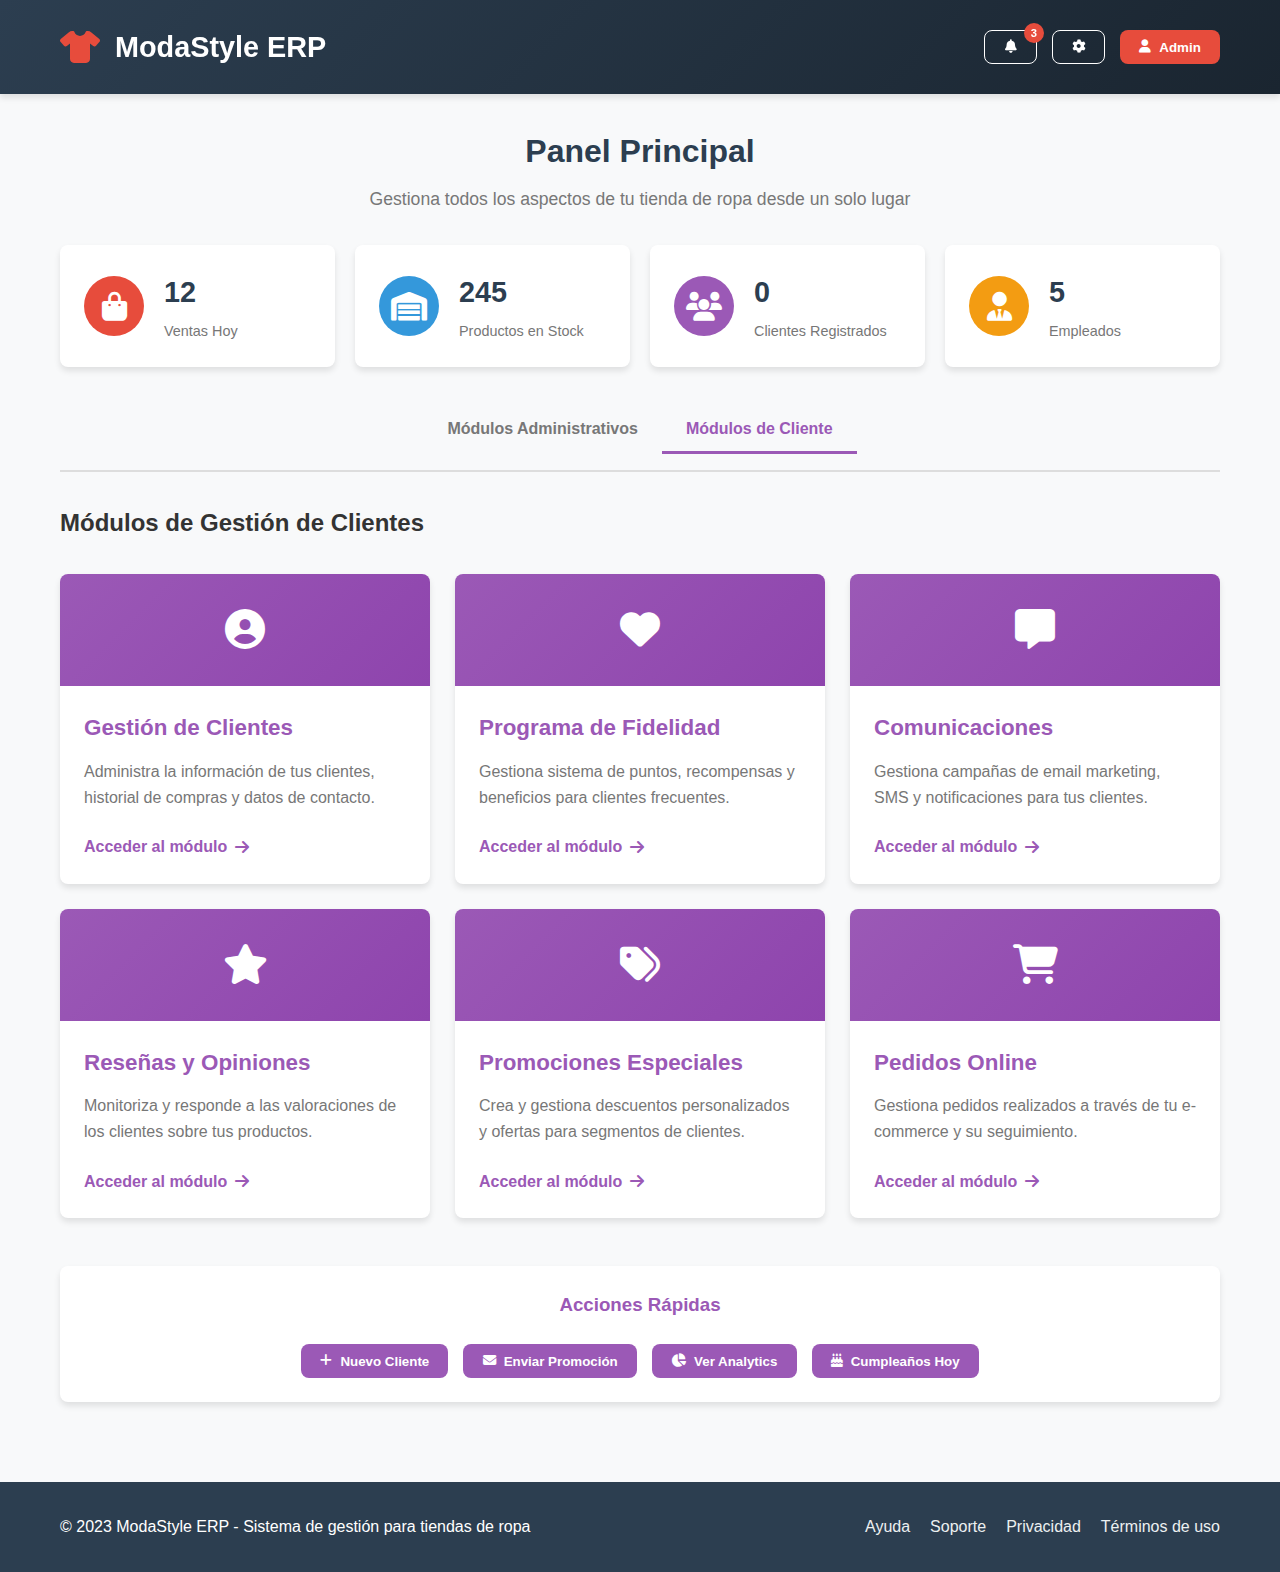
<file: index.html>
<!DOCTYPE html>
<html lang="es">
<head>
    <meta charset="UTF-8">
    <meta name="viewport" content="width=device-width, initial-scale=1.0">
    <title>ModaStyle ERP - Sistema de Gestión para Tiendas de Ropa</title>
    <link rel="stylesheet" href="styles.css">
    <link rel="stylesheet" href="https://cdnjs.cloudflare.com/ajax/libs/font-awesome/6.4.0/css/all.min.css">
</head>
<body>
    <header>
        <div class="container">
            <div class="header-content">
                <div class="logo">
                    <i class="fas fa-tshirt"></i>
                    <h1>ModaStyle ERP</h1>
                </div>
                <div class="user-actions">
                    <button class="btn btn-outline" id="notifications-btn">
                        <i class="fas fa-bell"></i>
                        <span class="notification-badge">3</span>
                    </button>
                    <button class="btn btn-outline" id="settings-btn">
                        <i class="fas fa-cog"></i>
                    </button>
                    <button class="btn btn-primary" id="user-btn">
                        <i class="fas fa-user"></i> <span id="username">Admin</span>
                    </button>
                </div>
            </div>
        </div>
    </header>

    <main class="main-content">
        <div class="container">
            <section class="dashboard-header">
                <h2>Panel Principal</h2>
                <p>Gestiona todos los aspectos de tu tienda de ropa desde un solo lugar</p>
            </section>

            <section class="stats-container">
                <div class="stat-card">
                    <div class="stat-icon sales">
                        <i class="fas fa-shopping-bag"></i>
                    </div>
                    <div class="stat-info">
                        <h3 id="sales-today">0</h3>
                        <p>Ventas Hoy</p>
                    </div>
                </div>
                <div class="stat-card">
                    <div class="stat-icon inventory">
                        <i class="fas fa-warehouse"></i>
                    </div>
                    <div class="stat-info">
                        <h3 id="products-stock">0</h3>
                        <p>Productos en Stock</p>
                    </div>
                </div>
                <div class="stat-card">
                    <div class="stat-icon clients">
                        <i class="fas fa-users"></i>
                    </div>
                    <div class="stat-info">
                        <h3 id="clients-count">0</h3>
                        <p>Clientes Registrados</p>
                    </div>
                </div>
                <div class="stat-card">
                    <div class="stat-icon employees">
                        <i class="fas fa-user-tie"></i>
                    </div>
                    <div class="stat-info">
                        <h3 id="employees-count">0</h3>
                        <p>Empleados</p>
                    </div>
                </div>
            </section>

            <div class="tabs">
                <button class="tab-btn" id="admin-tab">Módulos Administrativos</button>
                <button class="tab-btn active" id="client-tab">Módulos de Cliente</button>
            </div>

            <section id="client-modules" class="tab-content active">
                <h2>Módulos de Gestión de Clientes</h2>
                <div class="modules-grid">
                    <div class="module-card client-module">
                        <div class="module-icon">
                            <i class="fas fa-user-circle"></i>
                        </div>
                        <div class="module-content">
                            <h3>Gestión de Clientes</h3>
                            <p>Administra la información de tus clientes, historial de compras y datos de contacto.</p>
                            <a href="#" class="module-link" data-module="clientes" id="manage-clients-btn">
                                Acceder al módulo <i class="fas fa-arrow-right"></i>
                            </a>
                        </div>
                    </div>
                    <div class="module-card client-module">
                        <div class="module-icon">
                            <i class="fas fa-heart"></i>
                        </div>
                        <div class="module-content">
                            <h3>Programa de Fidelidad</h3>
                            <p>Gestiona sistema de puntos, recompensas y beneficios para clientes frecuentes.</p>
                            <a href="#" class="module-link" data-module="fidelidad">
                                Acceder al módulo <i class="fas fa-arrow-right"></i>
                            </a>
                        </div>
                    </div>
                    <div class="module-card client-module">
                        <div class="module-icon">
                            <i class="fas fa-comment-alt"></i>
                        </div>
                        <div class="module-content">
                            <h3>Comunicaciones</h3>
                            <p>Gestiona campañas de email marketing, SMS y notificaciones para tus clientes.</p>
                            <a href="#" class="module-link" data-module="comunicaciones">
                                Acceder al módulo <i class="fas fa-arrow-right"></i>
                            </a>
                        </div>
                    </div>
                    <div class="module-card client-module">
                        <div class="module-icon">
                            <i class="fas fa-star"></i>
                        </div>
                        <div class="module-content">
                            <h3>Reseñas y Opiniones</h3>
                            <p>Monitoriza y responde a las valoraciones de los clientes sobre tus productos.</p>
                            <a href="#" class="module-link" data-module="resenas">
                                Acceder al módulo <i class="fas fa-arrow-right"></i>
                            </a>
                        </div>
                    </div>
                    <div class="module-card client-module">
                        <div class="module-icon">
                            <i class="fas fa-tags"></i>
                        </div>
                        <div class="module-content">
                            <h3>Promociones Especiales</h3>
                            <p>Crea y gestiona descuentos personalizados y ofertas para segmentos de clientes.</p>
                            <a href="#" class="module-link" data-module="promociones">
                                Acceder al módulo <i class="fas fa-arrow-right"></i>
                            </a>
                        </div>
                    </div>
                    <div class="module-card client-module">
                        <div class="module-icon">
                            <i class="fas fa-shopping-cart"></i>
                        </div>
                        <div class="module-content">
                            <h3>Pedidos Online</h3>
                            <p>Gestiona pedidos realizados a través de tu e-commerce y su seguimiento.</p>
                            <a href="#" class="module-link" data-module="pedidos">
                                Acceder al módulo <i class="fas fa-arrow-right"></i>
                            </a>
                        </div>
                    </div>
                </div>
                
                <!-- Sección para mostrar clientes (inicialmente oculta) -->
                <div id="clients-management-section" style="display: none;">
                    <div class="section-header">
                        <h3>Gestión de Clientes</h3>
                        <button class="btn btn-primary" id="add-client-btn">
                            <i class="fas fa-plus"></i> Nuevo Cliente
                        </button>
                    </div>
                    
                    <div class="filters">
                        <input type="text" id="client-search" placeholder="Buscar clientes...">
                        <select id="client-filter">
                            <option value="all">Todos los clientes</option>
                            <option value="active">Solo activos</option>
                            <option value="inactive">Solo inactivos</option>
                        </select>
                    </div>
                    
                    <div class="table-container">
                        <table id="clients-table">
                            <thead>
                                <tr>
                                    <th>Nombre</th>
                                    <th>Email</th>
                                    <th>Teléfono</th>
                                    <th>Puntos</th>
                                    <th>Estado</th>
                                    <th>Acciones</th>
                                </tr>
                            </thead>
                            <tbody id="clients-list">
                                <!-- Los clientes se cargarán aquí dinámicamente -->
                            </tbody>
                        </table>
                    </div>
                </div>
                
                <div class="quick-actions">
                    <h3>Acciones Rápidas</h3>
                    <div class="actions-container">
                        <button class="btn btn-client" id="new-client-btn">
                            <i class="fas fa-plus"></i> Nuevo Cliente
                        </button>
                        <button class="btn btn-client" id="send-promo-btn">
                            <i class="fas fa-envelope"></i> Enviar Promoción
                        </button>
                        <button class="btn btn-client" id="analytics-btn">
                            <i class="fas fa-chart-pie"></i> Ver Analytics
                        </button>
                        <button class="btn btn-client" id="birthdays-btn">
                            <i class="fas fa-birthday-cake"></i> Cumpleaños Hoy
                        </button>
                    </div>
                </div>
            </section>

            <section id="admin-modules" class="tab-content">
                <h2>Módulos Administrativos</h2>
                <div class="modules-grid">
                    <div class="module-card">
                        <div class="module-icon">
                            <i class="fas fa-truck"></i>
                        </div>
                        <div class="module-content">
                            <h3>Proveedores</h3>
                            <p>Gestiona tus relaciones con proveedores, controla pedidos y revisa historiales de entrega.</p>
                            <a href="#" class="module-link" data-module="proveedores">
                                Acceder al módulo <i class="fas fa-arrow-right"></i>
                            </a>
                        </div>
                    </div>
                    <div class="module-card">
                        <div class="module-icon">
                            <i class="fas fa-cash-register"></i>
                        </div>
                        <div class="module-content">
                            <h3>Ventas</h3>
                            <p>Controla tus ventas, gestiona transacciones y analiza el rendimiento de tu tienda.</p>
                            <a href="#" class="module-link" data-module="ventas">
                                Acceder al módule <i class="fas fa-arrow-right"></i>
                            </a>
                        </div>
                    </div>
                    <div class="module-card">
                        <div class="module-icon">
                            <i class="fas fa-user-tie"></i>
                        </div>
                        <div class="module-content">
                            <h3>Recursos Humanos</h3>
                            <p>Administra tu equipo, controla nóminas, horarios y beneficios para empleados.</p>
                            <a href="#" class="module-link" data-module="rh">
                                Acceder al módulo <i class="fas fa-arrow-right"></i>
                            </a>
                        </div>
                    </div>
                    <div class="module-card">
                        <div class="module-icon">
                            <i class="fas fa-warehouse"></i>
                        </div>
                        <div class="module-content">
                            <h3>Inventario</h3>
                            <p>Controla tu stock, gestiona productos y recibe alertas de inventario bajo.</p>
                            <a href="#" class="module-link" data-module="inventario">
                                Acceder al módulo <i class="fas fa-arrow-right"></i>
                            </a>
                        </div>
                    </div>
                    <div class="module-card">
                        <div class="module-icon">
                            <i class="fas fa-chart-line"></i>
                        </div>
                        <div class="module-content">
                            <h3>Reportes</h3>
                            <p>Genera reportes detallados de ventas, inventario y rendimiento de tu negocio.</p>
                            <a href="#" class="module-link" data-module="reportes">
                                Acceder al módulo <i class="fas fa-arrow-right"></i>
                            </a>
                        </div>
                    </div>
                    <div class="module-card">
                        <div class="module-icon">
                            <i class="fas fa-money-bill-wave"></i>
                        </div>
                        <div class="module-content">
                            <h3>Finanzas</h3>
                            <p>Gestiona cuentas, gastos, ingresos y estados financieros de tu negocio.</p>
                            <a href="#" class="module-link" data-module="finanzas">
                                Acceder al módulo <i class="fas fa-arrow-right"></i>
                            </a>
                        </div>
                    </div>
                </div>
            </section>
        </div>
    </main>

    <footer>
        <div class="container">
            <div class="footer-content">
                <p>&copy; 2023 ModaStyle ERP - Sistema de gestión para tiendas de ropa</p>
                <div class="footer-links">
                    <a href="#">Ayuda</a>
                    <a href="#">Soporte</a>
                    <a href="#">Privacidad</a>
                    <a href="#">Términos de uso</a>
                </div>
            </div>
        </div>
    </footer>

    <!-- Modal para notificaciones -->
    <div id="notifications-modal" class="modal">
        <div class="modal-content">
            <div class="modal-header">
                <h3>Notificaciones</h3>
                <span class="close">&times;</span>
            </div>
            <div class="modal-body">
                <ul id="notifications-list">
                    <li>Nuevo pedido recibido #12345</li>
                    <li>Stock bajo para "Vestido Negro M"</li>
                    <li>Mensaje de Juan Pérez sobre su pedido</li>
                </ul>
            </div>
        </div>
    </div>

    <!-- Modal para formulario de cliente (nuevo) -->
    <div id="client-modal" class="modal">
        <div class="modal-content">
            <div class="modal-header">
                <h3 id="client-modal-title">Nuevo Cliente</h3>
                <span class="close">&times;</span>
            </div>
            <div class="modal-body">
                <form id="client-form">
                    <input type="hidden" id="client-id">
                    <div class="form-group">
                        <label for="client-name">Nombre *</label>
                        <input type="text" id="client-name" required>
                    </div>
                    <div class="form-group">
                        <label for="client-email">Email *</label>
                        <input type="email" id="client-email" required>
                    </div>
                    <div class="form-group">
                        <label for="client-phone">Teléfono</label>
                        <input type="text" id="client-phone">
                    </div>
                    <div class="form-group">
                        <label for="client-address">Dirección</label>
                        <textarea id="client-address"></textarea>
                    </div>
                    <div class="form-group">
                        <label for="client-birthdate">Fecha de Nacimiento</label>
                        <input type="date" id="client-birthdate">
                    </div>
                    <div class="form-group">
                        <label for="client-gender">Género</label>
                        <select id="client-gender">
                            <option value="">Seleccionar</option>
                            <option value="Masculino">Masculino</option>
                            <option value="Femenino">Femenino</option>
                            <option value="Otro">Otro</option>
                        </select>
                    </div>
                    <div class="form-group">
                        <label for="client-status">Estado</label>
                        <select id="client-status">
                            <option value="Activo">Activo</option>
                            <option value="Inactivo">Inactivo</option>
                        </select>
                    </div>
                    <div class="form-actions">
                        <button type="button" class="btn btn-cancel" id="cancel-client-form">Cancelar</button>
                        <button type="submit" class="btn btn-primary">Guardar Cliente</button>
                    </div>
                </form>
            </div>
        </div>
    </div>

    <!-- Scripts JavaScript -->
    <script src="js/api.js"></script>
    <script src="js/modules.js"></script>
    <script src="js/main.js"></script>
</body>
</html>
</file>
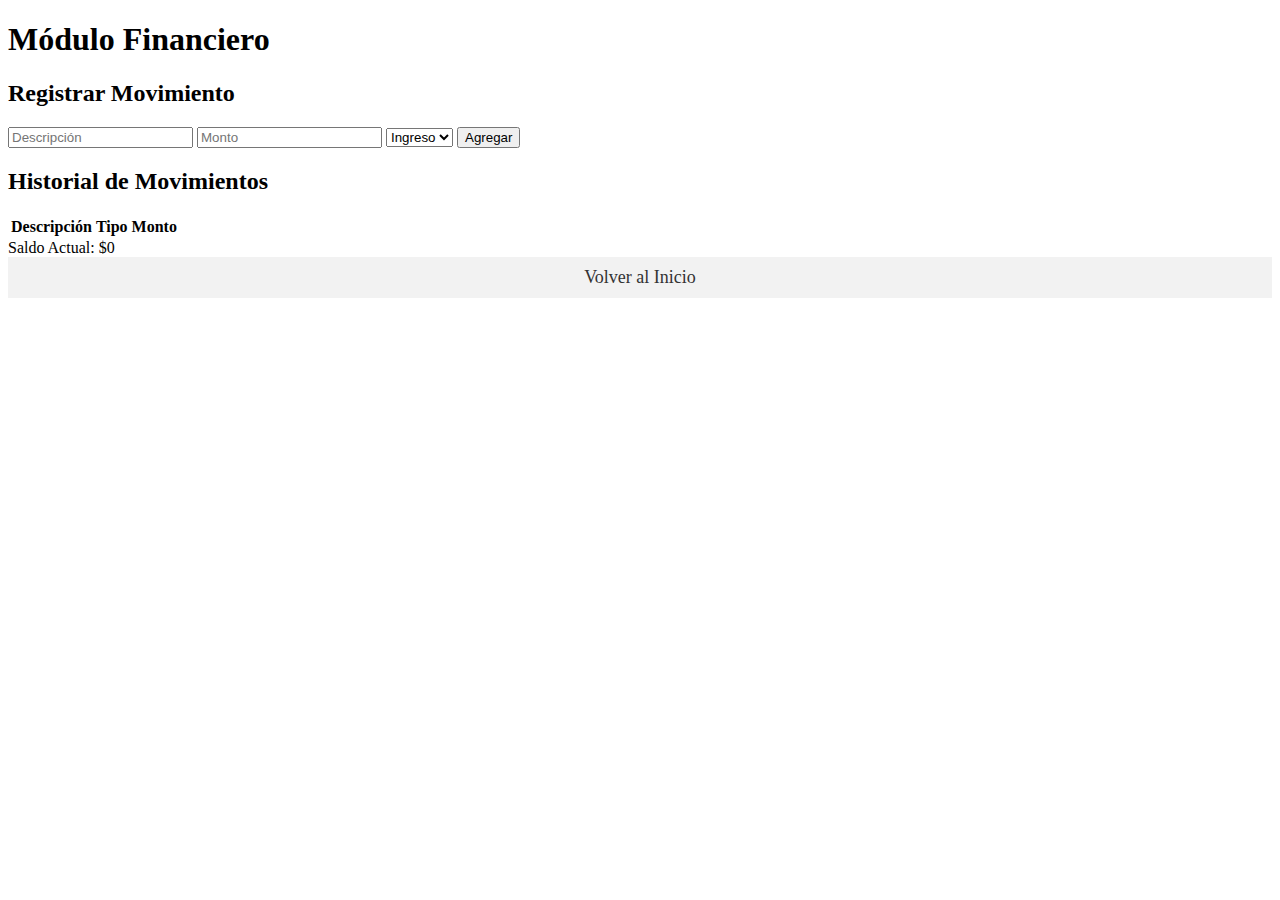
<file: financiera.html>
<!DOCTYPE html>
<html lang="es">

<head>
    <meta charset="UTF-8">
    <title>Módulo Financiero - ERP</title>
</head>

<body>

    <h1>Módulo Financiero</h1>

    <h2>Registrar Movimiento</h2>
    <input type="text" id="descripcion" placeholder="Descripción">
    <input type="number" id="monto" placeholder="Monto">
    <select id="tipo">
        <option value="ingreso">Ingreso</option>
        <option value="gasto">Gasto</option>
    </select>
    <button onclick="agregarMovimiento()">Agregar</button>

    <h2>Historial de Movimientos</h2>
    <table>
        <thead>
            <tr>
                <th>Descripción</th>
                <th>Tipo</th>
                <th>Monto</th>
            </tr>
        </thead>
        <tbody id="tabla-movimientos">
        </tbody>
    </table>

    <div id="saldo">Saldo Actual: $0</div>

    <script>
        let saldo = 0;

        function agregarMovimiento() {
            const descripcion = document.getElementById('descripcion').value;
            const monto = parseFloat(document.getElementById('monto').value);
            const tipo = document.getElementById('tipo').value;

            if (!descripcion || isNaN(monto)) {
                alert('Por favor completa todos los campos correctamente.');
                return;
            }

            const tabla = document.getElementById('tabla-movimientos');
            const fila = tabla.insertRow();

            const celdaDescripcion = fila.insertCell(0);
            const celdaTipo = fila.insertCell(1);
            const celdaMonto = fila.insertCell(2);

            celdaDescripcion.textContent = descripcion;
            celdaTipo.textContent = tipo.charAt(0).toUpperCase() + tipo.slice(1);
            celdaMonto.textContent = `$${monto.toFixed(2)}`;

            if (tipo === 'ingreso') {
                saldo += monto;
            } else {
                saldo -= monto;
            }

            document.getElementById('saldo').textContent = `Saldo Actual: $${saldo.toFixed(2)}`;

            document.getElementById('descripcion').value = '';
            document.getElementById('monto').value = '';
        }
    </script>

</body>

<header style="background-color: #f2f2f2; padding: 10px; text-align: center;">
    <a href="index.html" style="text-decoration: none; font-size: 18px; color: #333;">Volver al Inicio</a>
</header>


</html>
</file>
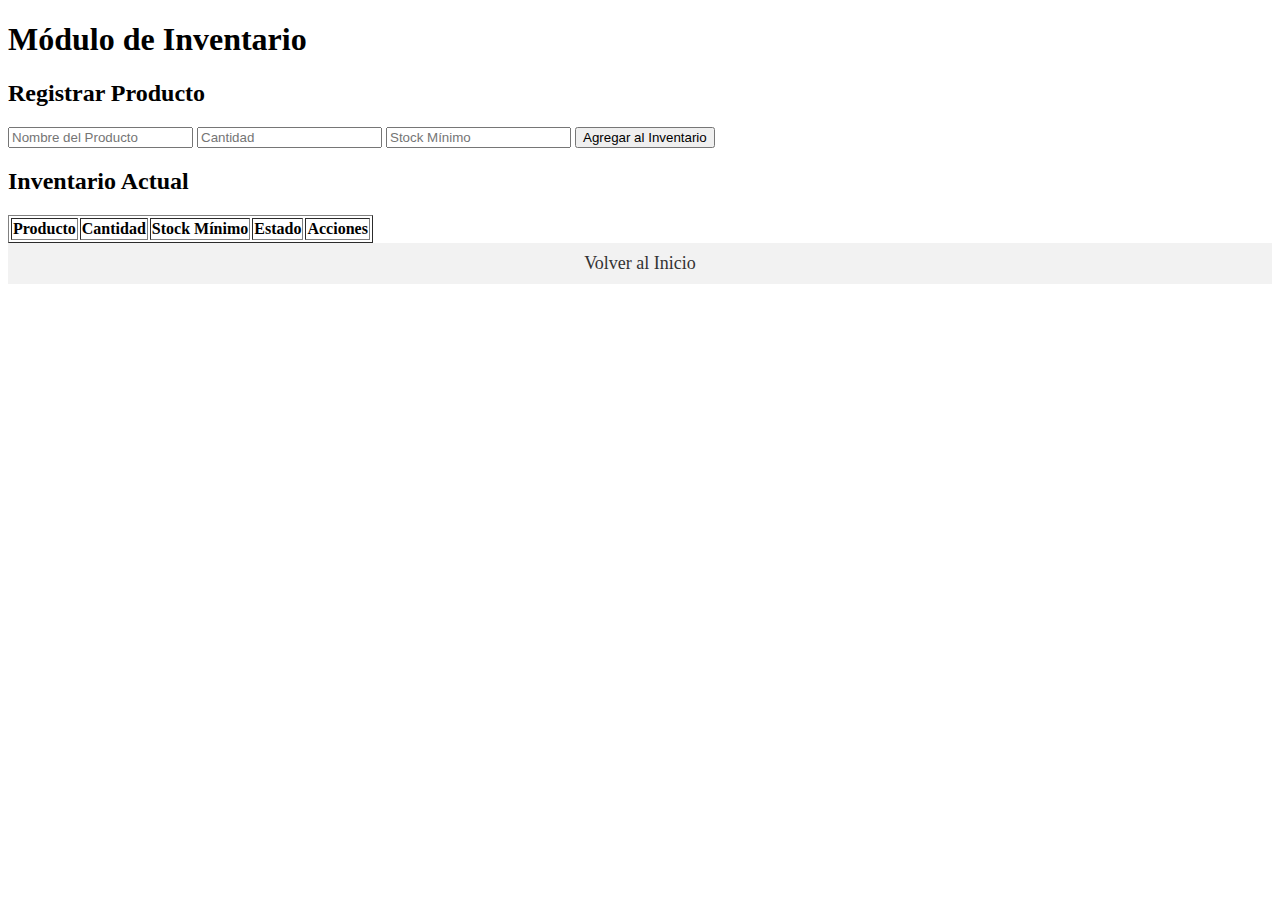
<file: inventario.html>
<!DOCTYPE html>
<html lang="es">
<head>
    <meta charset="UTF-8">
    <title>Módulo de Inventario - ERP</title>
</head>
<body>

    <h1>Módulo de Inventario</h1>

    <h2>Registrar Producto</h2>
    <input type="text" id="nombreProducto" placeholder="Nombre del Producto">
    <input type="number" id="cantidadProducto" placeholder="Cantidad">
    <input type="number" id="stockMinimo" placeholder="Stock Mínimo">
    <button onclick="agregarProducto()">Agregar al Inventario</button>

    <h2>Inventario Actual</h2>
    <table border="1">
        <thead>
            <tr>
                <th>Producto</th>
                <th>Cantidad</th>
                <th>Stock Mínimo</th>
                <th>Estado</th>
                <th>Acciones</th>
            </tr>
        </thead>
        <tbody id="tablaInventario">
        </tbody>
    </table>

    <script>
        function agregarProducto() {
            const nombre = document.getElementById('nombreProducto').value;
            const cantidad = parseInt(document.getElementById('cantidadProducto').value);
            const stockMin = parseInt(document.getElementById('stockMinimo').value);

            if (!nombre || isNaN(cantidad) || isNaN(stockMin)) {
                alert('Por favor completa todos los campos correctamente.');
                return;
            }

            const tabla = document.getElementById('tablaInventario');
            const fila = tabla.insertRow();

            const celdaNombre = fila.insertCell(0);
            const celdaCantidad = fila.insertCell(1);
            const celdaStockMin = fila.insertCell(2);
            const celdaEstado = fila.insertCell(3);
            const celdaAcciones = fila.insertCell(4);

            celdaNombre.textContent = nombre;
            celdaCantidad.textContent = cantidad;
            celdaStockMin.textContent = stockMin;
            celdaEstado.textContent = cantidad >= stockMin ? 'OK' : 'Bajo Stock';
            celdaEstado.style.color = cantidad >= stockMin ? 'green' : 'red';

            const botonActualizar = document.createElement('button');
            botonActualizar.textContent = 'Actualizar Cantidad';
            botonActualizar.onclick = function () {
                const nuevaCantidad = parseInt(prompt('Ingrese nueva cantidad para ' + nombre));
                if (!isNaN(nuevaCantidad)) {
                    celdaCantidad.textContent = nuevaCantidad;
                    celdaEstado.textContent = nuevaCantidad >= stockMin ? 'OK' : 'Bajo Stock';
                    celdaEstado.style.color = nuevaCantidad >= stockMin ? 'green' : 'red';
                }
            };

            celdaAcciones.appendChild(botonActualizar);

            document.getElementById('nombreProducto').value = '';
            document.getElementById('cantidadProducto').value = '';
            document.getElementById('stockMinimo').value = '';
        }
    </script>

</body>

<header style="background-color: #f2f2f2; padding: 10px; text-align: center;">
    <a href="index.html" style="text-decoration: none; font-size: 18px; color: #333;">Volver al Inicio</a>
</header>

</html>
</file>
<file: styles.css>
:root {
    --primary: #2c3e50;
    --secondary: #e74c3c;
    --accent: #3498db;
    --light: #ecf0f1;
    --dark: #2c3e50;
    --success: #27ae60;
    --warning: #f39c12;
    --danger: #e74c3c;
    --text: #333;
    --text-light: #777;
    --border: #ddd;
    --shadow: 0 4px 6px rgba(0, 0, 0, 0.1);
    --shadow-hover: 0 10px 20px rgba(0, 0, 0, 0.15);
    --transition: all 0.3s ease;
    --client-primary: #9b59b6;
    --client-secondary: #8e44ad;
    --radius: 8px;
}

* {
    margin: 0;
    padding: 0;
    box-sizing: border-box;
}

body {
    font-family: 'Segoe UI', Tahoma, Geneva, Verdana, sans-serif;
    background-color: #f8f9fa;
    color: var(--text);
    line-height: 1.6;
    padding: 0;
    margin: 0;
}

.container {
    max-width: 1200px;
    margin: 0 auto;
    padding: 0 20px;
}

/* Header Styles */
header {
    background: linear-gradient(135deg, var(--primary) 0%, #1a2530 100%);
    color: white;
    padding: 1.5rem 0;
    box-shadow: var(--shadow);
    position: sticky;
    top: 0;
    z-index: 100;
}

.header-content {
    display: flex;
    justify-content: space-between;
    align-items: center;
}

.logo {
    display: flex;
    align-items: center;
    gap: 15px;
}

.logo i {
    font-size: 2rem;
    color: var(--secondary);
}

.logo h1 {
    font-size: 1.8rem;
    font-weight: 700;
}

.user-actions {
    display: flex;
    gap: 15px;
    position: relative;
}

.btn {
    padding: 0.6rem 1.2rem;
    border-radius: var(--radius);
    border: none;
    cursor: pointer;
    font-weight: 600;
    transition: var(--transition);
    display: inline-flex;
    align-items: center;
    gap: 8px;
}

.btn-primary {
    background-color: var(--secondary);
    color: white;
}

.btn-primary:hover {
    background-color: #c0392b;
    transform: translateY(-2px);
}

.btn-client {
    background-color: var(--client-primary);
    color: white;
}

.btn-client:hover {
    background-color: var(--client-secondary);
    transform: translateY(-2px);
}

.btn-outline {
    background-color: transparent;
    border: 1px solid white;
    color: white;
    position: relative;
}

.btn-outline:hover {
    background-color: rgba(255, 255, 255, 0.1);
}

.notification-badge {
    position: absolute;
    top: -8px;
    right: -8px;
    background-color: var(--secondary);
    color: white;
    border-radius: 50%;
    width: 20px;
    height: 20px;
    display: flex;
    align-items: center;
    justify-content: center;
    font-size: 0.7rem;
    font-weight: bold;
}

/* Main Content */
.main-content {
    padding: 2rem 0;
    min-height: calc(100vh - 180px);
}

.dashboard-header {
    margin-bottom: 2rem;
    text-align: center;
}

.dashboard-header h2 {
    font-size: 2rem;
    color: var(--dark);
    margin-bottom: 0.5rem;
}

.dashboard-header p {
    color: var(--text-light);
    font-size: 1.1rem;
}

/* Stats Section */
.stats-container {
    display: grid;
    grid-template-columns: repeat(auto-fit, minmax(250px, 1fr));
    gap: 20px;
    margin-bottom: 2.5rem;
}

.stat-card {
    background: white;
    padding: 1.5rem;
    border-radius: var(--radius);
    box-shadow: var(--shadow);
    display: flex;
    align-items: center;
    gap: 20px;
    transition: var(--transition);
}

.stat-card:hover {
    transform: translateY(-5px);
    box-shadow: var(--shadow-hover);
}

.stat-icon {
    width: 60px;
    height: 60px;
    border-radius: 50%;
    display: flex;
    align-items: center;
    justify-content: center;
    font-size: 1.8rem;
    color: white;
}

.stat-icon.sales {
    background-color: var(--secondary);
}

.stat-icon.inventory {
    background-color: var(--accent);
}

.stat-icon.clients {
    background-color: var(--client-primary);
}

.stat-icon.employees {
    background-color: var(--warning);
}

.stat-info h3 {
    font-size: 1.8rem;
    margin-bottom: 0.3rem;
    color: var(--dark);
}

.stat-info p {
    color: var(--text-light);
    font-size: 0.9rem;
}

/* Tabs Navigation */
.tabs {
    display: flex;
    justify-content: center;
    margin-bottom: 2rem;
    border-bottom: 2px solid var(--border);
    padding-bottom: 1rem;
}

.tab-btn {
    padding: 0.8rem 1.5rem;
    background: none;
    border: none;
    cursor: pointer;
    font-size: 1rem;
    font-weight: 600;
    color: var(--text-light);
    transition: var(--transition);
    border-bottom: 3px solid transparent;
    position: relative;
}

.tab-btn.active {
    color: var(--client-primary);
    border-bottom: 3px solid var(--client-primary);
}

.tab-btn:hover {
    color: var(--client-secondary);
}

/* Modules Grid */
.modules-grid {
    display: grid;
    grid-template-columns: repeat(auto-fill, minmax(300px, 1fr));
    gap: 25px;
    margin-top: 2rem;
}

.module-card {
    background: white;
    border-radius: var(--radius);
    overflow: hidden;
    box-shadow: var(--shadow);
    transition: var(--transition);
    height: 100%;
    display: flex;
    flex-direction: column;
}

.module-card:hover {
    transform: translateY(-5px);
    box-shadow: var(--shadow-hover);
}

.module-icon {
    color: white;
    font-size: 2.5rem;
    padding: 1.5rem;
    text-align: center;
}

.client-module .module-icon {
    background: linear-gradient(135deg, var(--client-primary) 0%, var(--client-secondary) 100%);
}

.module-card:not(.client-module) .module-icon {
    background: linear-gradient(135deg, var(--accent) 0%, #2980b9 100%);
}

.module-content {
    padding: 1.5rem;
    flex-grow: 1;
    display: flex;
    flex-direction: column;
}

.module-content h3 {
    font-size: 1.4rem;
    margin-bottom: 0.8rem;
    color: var(--primary);
}

.client-module .module-content h3 {
    color: var(--client-primary);
}

.module-content p {
    color: var(--text-light);
    margin-bottom: 1.5rem;
    flex-grow: 1;
}

.module-link {
    display: inline-flex;
    align-items: center;
    gap: 8px;
    color: var(--accent);
    text-decoration: none;
    font-weight: 600;
    transition: var(--transition);
}

.client-module .module-link {
    color: var(--client-primary);
}

.module-link:hover {
    gap: 12px;
}

.client-module .module-link:hover {
    color: var(--client-secondary);
}

.module-link:not(.client-module):hover {
    color: #2980b9;
}

/* Quick Actions */
.quick-actions {
    background: white;
    padding: 1.5rem;
    border-radius: var(--radius);
    box-shadow: var(--shadow);
    margin-top: 3rem;
}

.quick-actions h3 {
    text-align: center;
    margin-bottom: 1.5rem;
    color: var(--client-primary);
}

.actions-container {
    display: flex;
    justify-content: center;
    gap: 15px;
    flex-wrap: wrap;
}

/* Tab Content */
.tab-content {
    display: none;
}

.tab-content.active {
    display: block;
    animation: fadeIn 0.5s ease;
}

@keyframes fadeIn {
    from { opacity: 0; transform: translateY(10px); }
    to { opacity: 1; transform: translateY(0); }
}

/* Footer */
footer {
    background-color: var(--dark);
    color: white;
    padding: 2rem 0;
    margin-top: 3rem;
}

.footer-content {
    display: flex;
    justify-content: space-between;
    align-items: center;
}

.footer-links {
    display: flex;
    gap: 20px;
}

.footer-links a {
    color: #ecf0f1;
    text-decoration: none;
    transition: var(--transition);
}

.footer-links a:hover {
    color: var(--secondary);
}

/* Modal */
.modal {
    display: none;
    position: fixed;
    z-index: 1000;
    left: 0;
    top: 0;
    width: 100%;
    height: 100%;
    overflow: auto;
    background-color: rgba(0, 0, 0, 0.5);
    animation: fadeIn 0.3s ease;
}

.modal-content {
    background-color: #fefefe;
    margin: 10% auto;
    padding: 0;
    border-radius: var(--radius);
    width: 80%;
    max-width: 500px;
    box-shadow: 0 5px 15px rgba(0, 0, 0, 0.3);
    animation: slideIn 0.3s ease;
}

@keyframes slideIn {
    from { transform: translateY(-50px); opacity: 0; }
    to { transform: translateY(0); opacity: 1; }
}

.modal-header {
    padding: 1rem 1.5rem;
    background: var(--primary);
    color: white;
    border-top-left-radius: var(--radius);
    border-top-right-radius: var(--radius);
    display: flex;
    justify-content: space-between;
    align-items: center;
}

.modal-header h3 {
    margin: 0;
    font-size: 1.3rem;
}

.close {
    color: white;
    font-size: 1.5rem;
    font-weight: bold;
    cursor: pointer;
}

.close:hover {
    color: var(--light);
}

.modal-body {
    padding: 1.5rem;
}

.modal-body ul {
    list-style: none;
}

.modal-body li {
    padding: 0.8rem 0;
    border-bottom: 1px solid var(--border);
}

.modal-body li:last-child {
    border-bottom: none;
}

/* Responsive */
@media (max-width: 768px) {
    .header-content {
        flex-direction: column;
        gap: 15px;
    }
    
    .modules-grid {
        grid-template-columns: 1fr;
    }
    
    .stats-container {
        grid-template-columns: 1fr;
    }
    
    .footer-content {
        flex-direction: column;
        gap: 20px;
        text-align: center;
    }
    
    .footer-links {
        flex-direction: column;
        gap: 10px;
    }
    
    .tabs {
        flex-direction: column;
        align-items: center;
    }
    
    .actions-container {
        flex-direction: column;
        align-items: center;
    }
    
    .modal-content {
        width: 95%;
        margin: 20% auto;
    }
}

/* Loading animation */
.loading {
    display: inline-block;
    width: 20px;
    height: 20px;
    border: 3px solid rgba(255,255,255,.3);
    border-radius: 50%;
    border-top-color: #fff;
    animation: spin 1s ease-in-out infinite;
}

@keyframes spin {
    to { transform: rotate(360deg); }
}

/* Form elements (for future use) */
.form-group {
    margin-bottom: 1rem;
}

.form-label {
    display: block;
    margin-bottom: 0.5rem;
    font-weight: 600;
}

.form-input {
    width: 100%;
    padding: 0.75rem;
    border: 1px solid var(--border);
    border-radius: var(--radius);
    font-size: 1rem;
    transition: var(--transition);
}

.form-input:focus {
    outline: none;
    border-color: var(--accent);
    box-shadow: 0 0 0 3px rgba(52, 152, 219, 0.2);
}

/* Utility classes */
.text-center {
    text-align: center;
}

.mt-1 { margin-top: 0.5rem; }
.mt-2 { margin-top: 1rem; }
.mt-3 { margin-top: 1.5rem; }
.mb-1 { margin-bottom: 0.5rem; }
.mb-2 { margin-bottom: 1rem; }
.mb-3 { margin-bottom: 1.5rem; }

.hidden {
    display: none !important;
}

/* Error and success messages */
.alert {
    padding: 1rem;
    border-radius: var(--radius);
    margin-bottom: 1rem;
}

.alert-success {
    background-color: #d4edda;
    color: #155724;
    border: 1px solid #c3e6cb;
}

.alert-error {
    background-color: #f8d7da;
    color: #721c24;
    border: 1px solid #f5c6cb;
}

.alert-warning {
    background-color: #fff3cd;
    color: #856404;
    border: 1px solid #ffeaa7;
}
</file>
